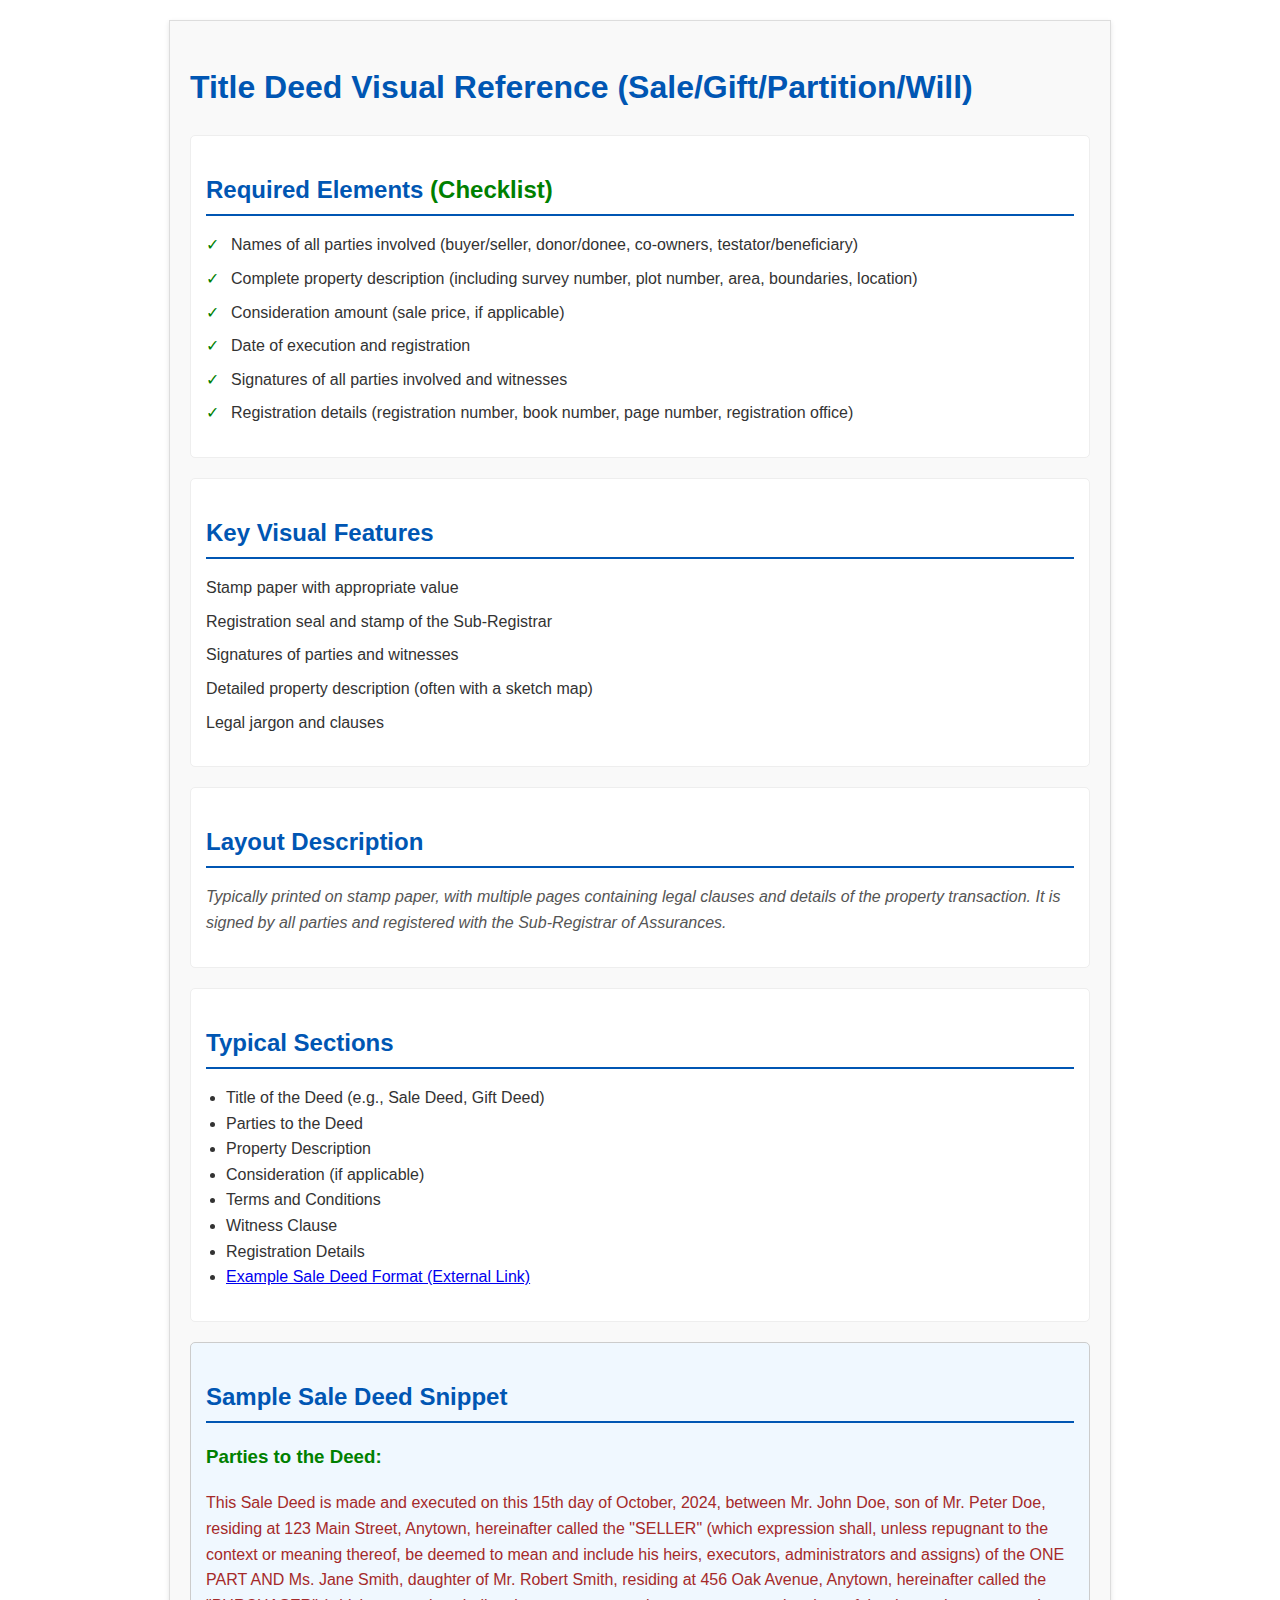
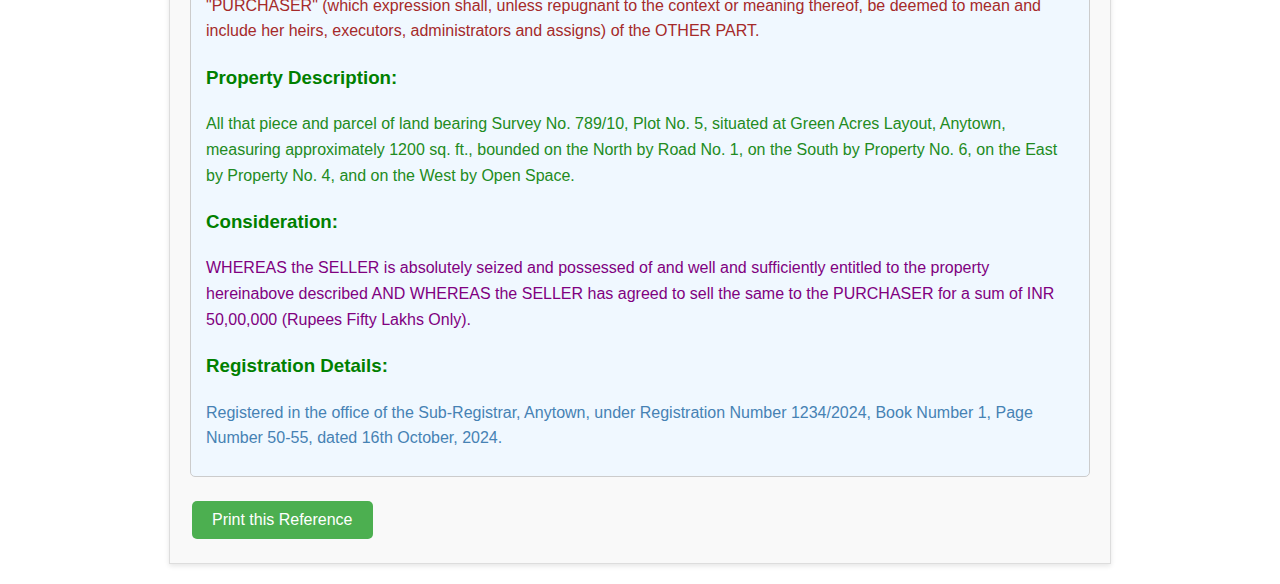
<file: templates/doc_reference.html>
<!DOCTYPE html>
<html lang="en">
<head>
    <meta charset="UTF-8">
    <meta name="viewport" content="width=device-width, initial-scale=1.0">
    <title>Title Deed Visual Reference</title>
    <style>
        body {
            font-family: 'Arial', sans-serif;
            line-height: 1.6;
            margin: 20px;
            color: #333;
        }

        h1, h2, h3 {
            color: #0056b3; /* Deep blue for headings */
        }

        .container {
            max-width: 900px;
            margin: 0 auto;
            padding: 20px;
            border: 1px solid #ddd;
            box-shadow: 0 2px 5px rgba(0, 0, 0, 0.1);
            background-color: #f9f9f9;
        }

        .section {
            margin-bottom: 20px;
            padding: 15px;
            border: 1px solid #eee;
            background-color: #fff;
            border-radius: 5px;
        }

        .section h2 {
            border-bottom: 2px solid #0056b3;
            padding-bottom: 5px;
            margin-bottom: 10px;
            color: #0056b3;
        }

        .required-elements {
            list-style: none;
            padding: 0;
        }

        .required-elements li {
            margin-bottom: 8px;
            padding-left: 25px;
            position: relative;
        }

        .required-elements li::before {
            content: '\2713'; /* Checkmark symbol */
            position: absolute;
            left: 0;
            color: green;
        }

        .visual-features {
            list-style: none;
            padding: 0;
        }

        .visual-features li {
            margin-bottom: 8px;
        }

        .layout-description {
            font-style: italic;
            color: #555;
        }

        .typical-sections-list {
            list-style: disc;
            padding-left: 20px;
        }

        .sample-deed {
            border: 1px solid #ccc;
            padding: 15px;
            margin-top: 20px;
            background-color: #f0f8ff; /* Light Alice Blue */
            border-radius: 5px;
        }

        .sample-deed h3 {
            color: #008000; /* Dark Green */
        }

        .sample-deed p {
            margin-bottom: 10px;
        }

        /* Printer-friendly styles */
        @media print {
            body {
                font-size: 12pt;
                color: #000;
            }

            .container {
                border: none;
                box-shadow: none;
            }

            .section {
                border: none;
                background-color: transparent;
            }

            .section h2 {
                border-bottom: 1px solid #000;
            }
        }

        /* Hover effects */
        .section:hover {
            background-color: #f0f0f0;
        }

        /* Color coding */
        .parties {
            color: #a52a2a; /* Brown */
        }

        .property-description {
            color: #228b22; /* Forest Green */
        }

        .consideration {
            color: #800080; /* Purple */
        }

        .registration {
            color: #4682b4; /* Steel Blue */
        }

        /* Interactive elements */
        button {
            background-color: #4CAF50; /* Green */
            border: none;
            color: white;
            padding: 10px 20px;
            text-align: center;
            text-decoration: none;
            display: inline-block;
            font-size: 16px;
            margin: 4px 2px;
            cursor: pointer;
            border-radius: 5px;
        }

        button:hover {
            opacity: 0.8;
        }
    </style>
</head>
<body>
    <div class="container">
        <h1>Title Deed Visual Reference (Sale/Gift/Partition/Will)</h1>

        <div class="section">
            <h2>Required Elements <span style="color:green;">(Checklist)</span></h2>
            <ul class="required-elements">
                <li>Names of all parties involved (buyer/seller, donor/donee, co-owners, testator/beneficiary)</li>
                <li>Complete property description (including survey number, plot number, area, boundaries, location)</li>
                <li>Consideration amount (sale price, if applicable)</li>
                <li>Date of execution and registration</li>
                <li>Signatures of all parties involved and witnesses</li>
                <li>Registration details (registration number, book number, page number, registration office)</li>
            </ul>
        </div>

        <div class="section">
            <h2>Key Visual Features</h2>
            <ul class="visual-features">
                <li>Stamp paper with appropriate value</li>
                <li>Registration seal and stamp of the Sub-Registrar</li>
                <li>Signatures of parties and witnesses</li>
                <li>Detailed property description (often with a sketch map)</li>
                <li>Legal jargon and clauses</li>
            </ul>
        </div>

        <div class="section">
            <h2>Layout Description</h2>
            <p class="layout-description">Typically printed on stamp paper, with multiple pages containing legal clauses and details of the property transaction. It is signed by all parties and registered with the Sub-Registrar of Assurances.</p>
        </div>

        <div class="section">
            <h2>Typical Sections</h2>
            <ul class="typical-sections-list">
                <li>Title of the Deed (e.g., Sale Deed, Gift Deed)</li>
                <li>Parties to the Deed</li>
                <li>Property Description</li>
                <li>Consideration (if applicable)</li>
                <li>Terms and Conditions</li>
                <li>Witness Clause</li>
                <li>Registration Details</li>
                <li><a href="https://www.nobroker.in/blog/sale-deed-format/" target="_blank">Example Sale Deed Format (External Link)</a></li>
            </ul>
        </div>

        <div class="section sample-deed">
            <h2>Sample Sale Deed Snippet</h2>
            <h3 class="parties">Parties to the Deed:</h3>
            <p class="parties">This Sale Deed is made and executed on this 15th day of October, 2024, between Mr. John Doe, son of Mr. Peter Doe, residing at 123 Main Street, Anytown, hereinafter called the "SELLER" (which expression shall, unless repugnant to the context or meaning thereof, be deemed to mean and include his heirs, executors, administrators and assigns) of the ONE PART AND Ms. Jane Smith, daughter of Mr. Robert Smith, residing at 456 Oak Avenue, Anytown, hereinafter called the "PURCHASER" (which expression shall, unless repugnant to the context or meaning thereof, be deemed to mean and include her heirs, executors, administrators and assigns) of the OTHER PART.</p>

            <h3 class="property-description">Property Description:</h3>
            <p class="property-description">All that piece and parcel of land bearing Survey No. 789/10, Plot No. 5, situated at Green Acres Layout, Anytown, measuring approximately 1200 sq. ft., bounded on the North by Road No. 1, on the South by Property No. 6, on the East by Property No. 4, and on the West by Open Space.</p>

            <h3 class="consideration">Consideration:</h3>
            <p class="consideration">WHEREAS the SELLER is absolutely seized and possessed of and well and sufficiently entitled to the property hereinabove described AND WHEREAS the SELLER has agreed to sell the same to the PURCHASER for a sum of INR 50,00,000 (Rupees Fifty Lakhs Only).</p>

            <h3 class="registration">Registration Details:</h3>
             <p class="registration"> Registered in the office of the Sub-Registrar, Anytown, under Registration Number 1234/2024, Book Number 1, Page Number 50-55, dated 16th October, 2024.</p>
        </div>

        <div>
            <button onclick="window.print()">Print this Reference</button>
        </div>
    </div>
</body>
</html>
</file>
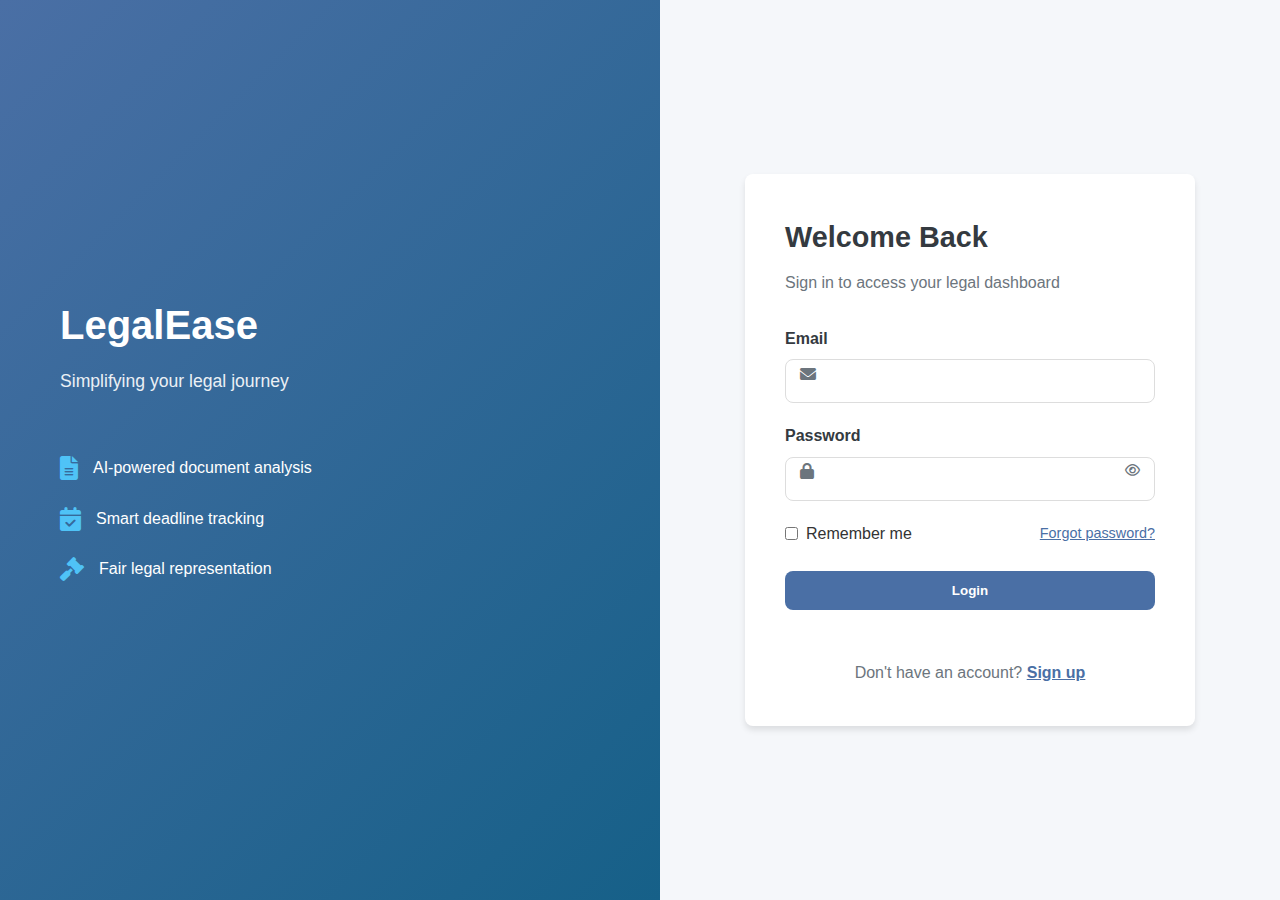
<file: templates/login.html>
<!DOCTYPE html>
<html lang="en">
<head>
    <meta charset="UTF-8">
    <meta name="viewport" content="width=device-width, initial-scale=1.0">
    <title>Login | LegalEase</title>
    <link rel="stylesheet" href="/static/css/login.css">
    <link rel="stylesheet" href="https://cdnjs.cloudflare.com/ajax/libs/font-awesome/6.0.0-beta3/css/all.min.css">
</head>
<body>
    <div class="login-container">
        <div class="login-left">
            <div class="login-brand">
                <h1>LegalEase</h1>
                <p>Simplifying your legal journey</p>
            </div>
            <div class="login-features">
                <div class="feature">
                    <i class="fas fa-file-alt"></i>
                    <span>AI-powered document analysis</span>
                </div>
                <div class="feature">
                    <i class="fas fa-calendar-check"></i>
                    <span>Smart deadline tracking</span>
                </div>
                <div class="feature">
                    <i class="fas fa-gavel"></i>
                    <span>Fair legal representation</span>
                </div>
            </div>
        </div>
        <div class="login-right">
            <div class="login-form-container">
                <h2>Welcome Back</h2>
                <p class="login-subtitle">Sign in to access your legal dashboard</p>
                
                <form id="loginForm" class="login-form" method="POST" action="/login">
    <div class="form-group">
        <label for="email">Email</label>
        <input type="email" id="email" name="email" required>
        <i class="fas fa-envelope input-icon"></i>
    </div>
    <div class="form-group">
        <label for="password">Password</label>
        <input type="password" id="password" name="password" required>
        <i class="fas fa-lock input-icon"></i>
        <button type="button" class="toggle-password" id="togglePassword">
            <i class="far fa-eye"></i>
        </button>
    </div>
    <div class="form-options">
        <div class="remember-me">
            <input type="checkbox" id="remember" name="remember">
            <label for="remember">Remember me</label>
        </div>
        <a href="/forgot-password" class="forgot-password">Forgot password?</a>
    </div>
    <button type="submit" class="btn btn-primary btn-login">Login</button>
</form>

                
                
                <div class="login-footer">
                    Don't have an account? <a href="/signup">Sign up</a>
                </div>
            </div>
        </div>
    </div>

    <script src="/static/js/login.js"></script>
</body>
</html>
</file>
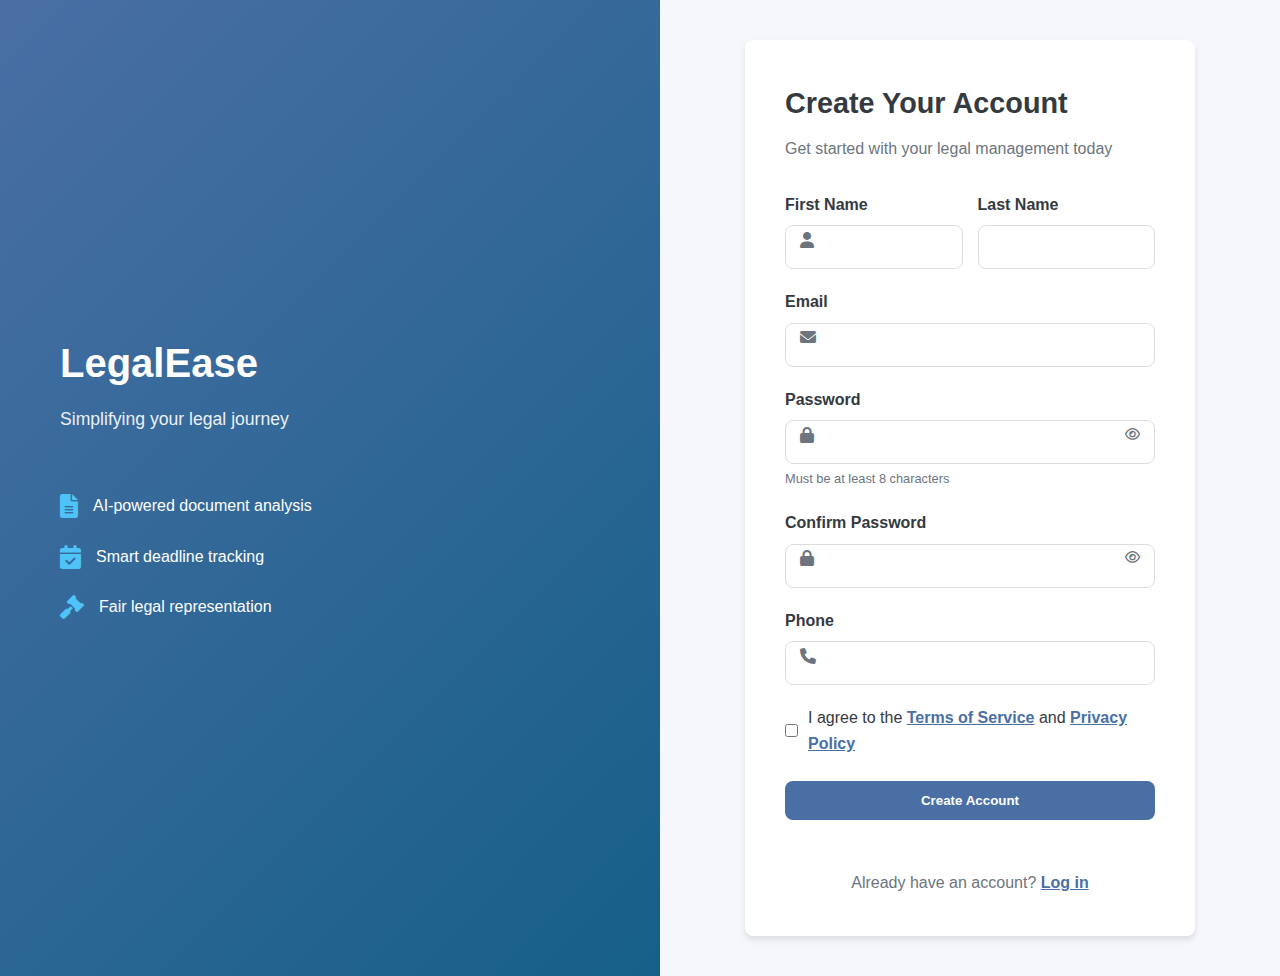
<file: templates/signup.html>
<!DOCTYPE html>
<html lang="en">
<head>
    <meta charset="UTF-8">
    <meta name="viewport" content="width=device-width, initial-scale=1.0">
    <title>Sign Up | LegalEase</title>
    <link rel="stylesheet" href="/static/css/signup.css">
    <link rel="stylesheet" href="https://cdnjs.cloudflare.com/ajax/libs/font-awesome/6.0.0-beta3/css/all.min.css">
</head>
<body>
    <div class="signup-container">
        <div class="signup-left">
            <div class="signup-brand">
                <h1>LegalEase</h1>
                <p>Simplifying your legal journey</p>
            </div>
            <div class="signup-features">
                <div class="feature">
                    <i class="fas fa-file-alt"></i>
                    <span>AI-powered document analysis</span>
                </div>
                <div class="feature">
                    <i class="fas fa-calendar-check"></i>
                    <span>Smart deadline tracking</span>
                </div>
                <div class="feature">
                    <i class="fas fa-gavel"></i>
                    <span>Fair legal representation</span>
                </div>
            </div>
        </div>
        <div class="signup-right">
            <div class="signup-form-container">
                <h2>Create Your Account</h2>
                <p class="signup-subtitle">Get started with your legal management today</p>
                
                <form id="signupForm" class="signup-form">
                    <div class="form-row">
                        <div class="form-group">
                            <label for="firstName">First Name</label>
                            <input type="text" id="firstName" name="firstName" required>
                            <i class="fas fa-user input-icon"></i>
                        </div>
                        <div class="form-group">
                            <label for="lastName">Last Name</label>
                            <input type="text" id="lastName" name="lastName" required>
                        </div>
                    </div>
                    
                    <div class="form-group">
                        <label for="email">Email</label>
                        <input type="email" id="email" name="email" required>
                        <i class="fas fa-envelope input-icon"></i>
                    </div>
                    
                    <div class="form-group">
                        <label for="password">Password</label>
                        <input type="password" id="password" name="password" required minlength="8">
                        <i class="fas fa-lock input-icon"></i>
                        <button type="button" class="toggle-password" id="togglePassword">
                            <i class="far fa-eye"></i>
                        </button>
                        <div class="password-hint">
                            <p>Must be at least 8 characters</p>
                        </div>
                    </div>
                    
                    <div class="form-group">
                        <label for="confirmPassword">Confirm Password</label>
                        <input type="password" id="confirmPassword" name="confirmPassword" required>
                        <i class="fas fa-lock input-icon"></i>
                        <button type="button" class="toggle-password" id="toggleConfirmPassword">
                            <i class="far fa-eye"></i>
                        </button>
                    </div>
                    <div class="form-group">
    <label for="phone">Phone</label>
    <input type="text" id="phone" name="phone" required>
    <i class="fas fa-phone input-icon"></i>
</div>

                    <div class="form-group checkbox-group">
                        <input type="checkbox" id="terms" name="terms" required>
                        <label for="terms">I agree to the <a href="/terms">Terms of Service</a> and <a href="/privacy">Privacy Policy</a></label>
                    </div>
                    
                    <button type="submit" class="btn btn-primary btn-signup">Create Account</button>
                </form>
                
                
                <div class="signup-footer">
                    Already have an account? <a href="/login">Log in</a>
                </div>
            </div>
        </div>
    </div>

    <script src="/static/js/signup.js"></script>
</body>
</html>
</file>
<file: static/css/login.css>
/* Login Page Styles */
:root {
    --primary-color: #4a6fa5;
    --secondary-color: #166088;
    --accent-color: #4fc3f7;
    --light-color: #f8f9fa;
    --dark-color: #343a40;
    --text-color: #333;
    --text-light: #6c757d;
    --border-radius: 8px;
    --box-shadow: 0 4px 6px rgba(0, 0, 0, 0.1);
    --transition: all 0.3s ease;
}

* {
    margin: 0;
    padding: 0;
    box-sizing: border-box;
}

body {
    font-family: 'Segoe UI', Tahoma, Geneva, Verdana, sans-serif;
    background-color: #f5f7fa;
    color: var(--text-color);
    line-height: 1.6;
}

.login-container {
    display: flex;
    min-height: 100vh;
}

.login-left {
    flex: 1;
    background: linear-gradient(135deg, var(--primary-color), var(--secondary-color));
    color: white;
    padding: 60px;
    display: flex;
    flex-direction: column;
    justify-content: center;
}

.login-brand h1 {
    font-size: 2.5rem;
    margin-bottom: 10px;
}

.login-brand p {
    font-size: 1.1rem;
    opacity: 0.9;
}

.login-features {
    margin-top: 60px;
}

.feature {
    display: flex;
    align-items: center;
    margin-bottom: 25px;
}

.feature i {
    font-size: 1.5rem;
    margin-right: 15px;
    color: var(--accent-color);
}

.login-right {
    flex: 1;
    display: flex;
    align-items: center;
    justify-content: center;
    padding: 40px;
}

.login-form-container {
    background-color: white;
    padding: 40px;
    border-radius: var(--border-radius);
    box-shadow: var(--box-shadow);
    width: 100%;
    max-width: 450px;
}

.login-form-container h2 {
    font-size: 1.8rem;
    margin-bottom: 10px;
    color: var(--dark-color);
}

.login-subtitle {
    color: var(--text-light);
    margin-bottom: 30px;
}

.form-group {
    margin-bottom: 20px;
    position: relative;
}

.form-group label {
    display: block;
    margin-bottom: 8px;
    font-weight: 600;
    color: var(--dark-color);
}

.form-group input {
    width: 100%;
    padding: 12px 15px 12px 40px;
    border: 1px solid #ddd;
    border-radius: var(--border-radius);
    font-size: 1rem;
    transition: var(--transition);
}

.form-group input:focus {
    border-color: var(--primary-color);
    outline: none;
    box-shadow: 0 0 0 3px rgba(74, 111, 165, 0.2);
}

.input-icon {
    position: absolute;
    left: 15px;
    top: 40px;
    color: var(--text-light);
}

.toggle-password {
    position: absolute;
    right: 15px;
    top: 40px;
    background: none;
    border: none;
    color: var(--text-light);
    cursor: pointer;
}

.form-options {
    display: flex;
    justify-content: space-between;
    align-items: center;
    margin-bottom: 25px;
}

.remember-me {
    display: flex;
    align-items: center;
}

.remember-me input {
    margin-right: 8px;
}

.forgot-password {
    color: var(--primary-color);
    font-size: 0.9rem;
}

.btn {
    display: inline-block;
    padding: 12px 20px;
    border-radius: var(--border-radius);
    font-weight: 600;
    text-align: center;
    transition: var(--transition);
    cursor: pointer;
    border: none;
}

.btn-primary {
    background-color: var(--primary-color);
    color: white;
    width: 100%;
}

.btn-primary:hover {
    background-color: var(--secondary-color);
}

.btn-login {
    margin-bottom: 20px;
}

.login-divider {
    display: flex;
    align-items: center;
    margin: 25px 0;
    color: var(--text-light);
}

.login-divider::before,
.login-divider::after {
    content: "";
    flex: 1;
    border-bottom: 1px solid #ddd;
}

.login-divider span {
    padding: 0 15px;
}

.social-login {
    display: flex;
    flex-direction: column;
    gap: 15px;
}

.btn-social {
    display: flex;
    align-items: center;
    justify-content: center;
    gap: 10px;
    background-color: white;
    border: 1px solid #ddd;
    color: var(--text-color);
}

.btn-social:hover {
    background-color: #f8f9fa;
}

.btn-google i {
    color: #DB4437;
}

.btn-microsoft i {
    color: #00A1F1;
}

.login-footer {
    text-align: center;
    margin-top: 30px;
    color: var(--text-light);
}

.login-footer a {
    color: var(--primary-color);
    font-weight: 600;
}

/* Responsive Styles */
@media (max-width: 992px) {
    .login-container {
        flex-direction: column;
    }
    
    .login-left {
        padding: 40px;
    }
    
    .login-features {
        margin-top: 40px;
    }
}

@media (max-width: 576px) {
    .login-left,
    .login-right {
        padding: 30px;
    }
    
    .login-form-container {
        padding: 30px;
    }
    
    .form-options {
        flex-direction: column;
        align-items: flex-start;
        gap: 15px;
    }
    
    .forgot-password {
        margin-left: 0;
    }
}
</file>
<file: static/css/signup.css>
/* Signup Page Styles */
:root {
    --primary-color: #4a6fa5;
    --secondary-color: #166088;
    --accent-color: #4fc3f7;
    --light-color: #f8f9fa;
    --dark-color: #343a40;
    --text-color: #333;
    --text-light: #6c757d;
    --border-radius: 8px;
    --box-shadow: 0 4px 6px rgba(0, 0, 0, 0.1);
    --transition: all 0.3s ease;
}

* {
    margin: 0;
    padding: 0;
    box-sizing: border-box;
}

body {
    font-family: 'Segoe UI', Tahoma, Geneva, Verdana, sans-serif;
    background-color: #f5f7fa;
    color: var(--text-color);
    line-height: 1.6;
}

.signup-container {
    display: flex;
    min-height: 100vh;
}

.signup-left {
    flex: 1;
    background: linear-gradient(135deg, var(--primary-color), var(--secondary-color));
    color: white;
    padding: 60px;
    display: flex;
    flex-direction: column;
    justify-content: center;
}

.signup-brand h1 {
    font-size: 2.5rem;
    margin-bottom: 10px;
}

.signup-brand p {
    font-size: 1.1rem;
    opacity: 0.9;
}

.signup-features {
    margin-top: 60px;
}

.feature {
    display: flex;
    align-items: center;
    margin-bottom: 25px;
}

.feature i {
    font-size: 1.5rem;
    margin-right: 15px;
    color: var(--accent-color);
}

.signup-right {
    flex: 1;
    display: flex;
    align-items: center;
    justify-content: center;
    padding: 40px;
}

.signup-form-container {
    background-color: white;
    padding: 40px;
    border-radius: var(--border-radius);
    box-shadow: var(--box-shadow);
    width: 100%;
    max-width: 450px;
}

.signup-form-container h2 {
    font-size: 1.8rem;
    margin-bottom: 10px;
    color: var(--dark-color);
}

.signup-subtitle {
    color: var(--text-light);
    margin-bottom: 30px;
}

.form-row {
    display: flex;
    gap: 15px;
}

.form-row .form-group {
    flex: 1;
}

.form-group {
    margin-bottom: 20px;
    position: relative;
}

.form-group label {
    display: block;
    margin-bottom: 8px;
    font-weight: 600;
    color: var(--dark-color);
}

.form-group input {
    width: 100%;
    padding: 12px 15px 12px 40px;
    border: 1px solid #ddd;
    border-radius: var(--border-radius);
    font-size: 1rem;
    transition: var(--transition);
}

.form-group input:focus {
    border-color: var(--primary-color);
    outline: none;
    box-shadow: 0 0 0 3px rgba(74, 111, 165, 0.2);
}

.input-icon {
    position: absolute;
    left: 15px;
    top: 40px;
    color: var(--text-light);
}

.toggle-password {
    position: absolute;
    right: 15px;
    top: 40px;
    background: none;
    border: none;
    color: var(--text-light);
    cursor: pointer;
}

.password-hint {
    font-size: 0.8rem;
    color: var(--text-light);
    margin-top: 5px;
}

.checkbox-group {
    display: flex;
    align-items: center;
    margin-bottom: 25px;
}

.checkbox-group input {
    width: auto;
    margin-right: 10px;
}

.checkbox-group label {
    margin-bottom: 0;
    font-weight: normal;
}

.checkbox-group a {
    color: var(--primary-color);
    font-weight: 600;
}

.btn {
    display: inline-block;
    padding: 12px 20px;
    border-radius: var(--border-radius);
    font-weight: 600;
    text-align: center;
    transition: var(--transition);
    cursor: pointer;
    border: none;
}

.btn-primary {
    background-color: var(--primary-color);
    color: white;
    width: 100%;
}

.btn-primary:hover {
    background-color: var(--secondary-color);
}

.btn-signup {
    margin-bottom: 20px;
}

.signup-divider {
    display: flex;
    align-items: center;
    margin: 25px 0;
    color: var(--text-light);
}

.signup-divider::before,
.signup-divider::after {
    content: "";
    flex: 1;
    border-bottom: 1px solid #ddd;
}

.signup-divider span {
    padding: 0 15px;
}

.social-signup {
    display: flex;
    flex-direction: column;
    gap: 15px;
}

.btn-social {
    display: flex;
    align-items: center;
    justify-content: center;
    gap: 10px;
    background-color: white;
    border: 1px solid #ddd;
    color: var(--text-color);
}

.btn-social:hover {
    background-color: #f8f9fa;
}

.btn-google i {
    color: #DB4437;
}

.btn-microsoft i {
    color: #00A1F1;
}

.signup-footer {
    text-align: center;
    margin-top: 30px;
    color: var(--text-light);
}

.signup-footer a {
    color: var(--primary-color);
    font-weight: 600;
}

/* Alert Styles */
.alert {
    padding: 12px 15px;
    border-radius: var(--border-radius);
    margin-bottom: 20px;
    font-weight: 500;
}

.alert-error {
    background-color: #f8d7da;
    color: #721c24;
    border: 1px solid #f5c6cb;
}

.alert-success {
    background-color: #d4edda;
    color: #155724;
    border: 1px solid #c3e6cb;
}

/* Responsive Styles */
@media (max-width: 992px) {
    .signup-container {
        flex-direction: column;
    }
    
    .signup-left {
        padding: 40px;
    }
    
    .signup-features {
        margin-top: 40px;
    }
}

@media (max-width: 576px) {
    .signup-left,
    .signup-right {
        padding: 30px;
    }
    
    .signup-form-container {
        padding: 30px;
    }
    
    .form-row {
        flex-direction: column;
        gap: 20px;
    }
}
</file>
